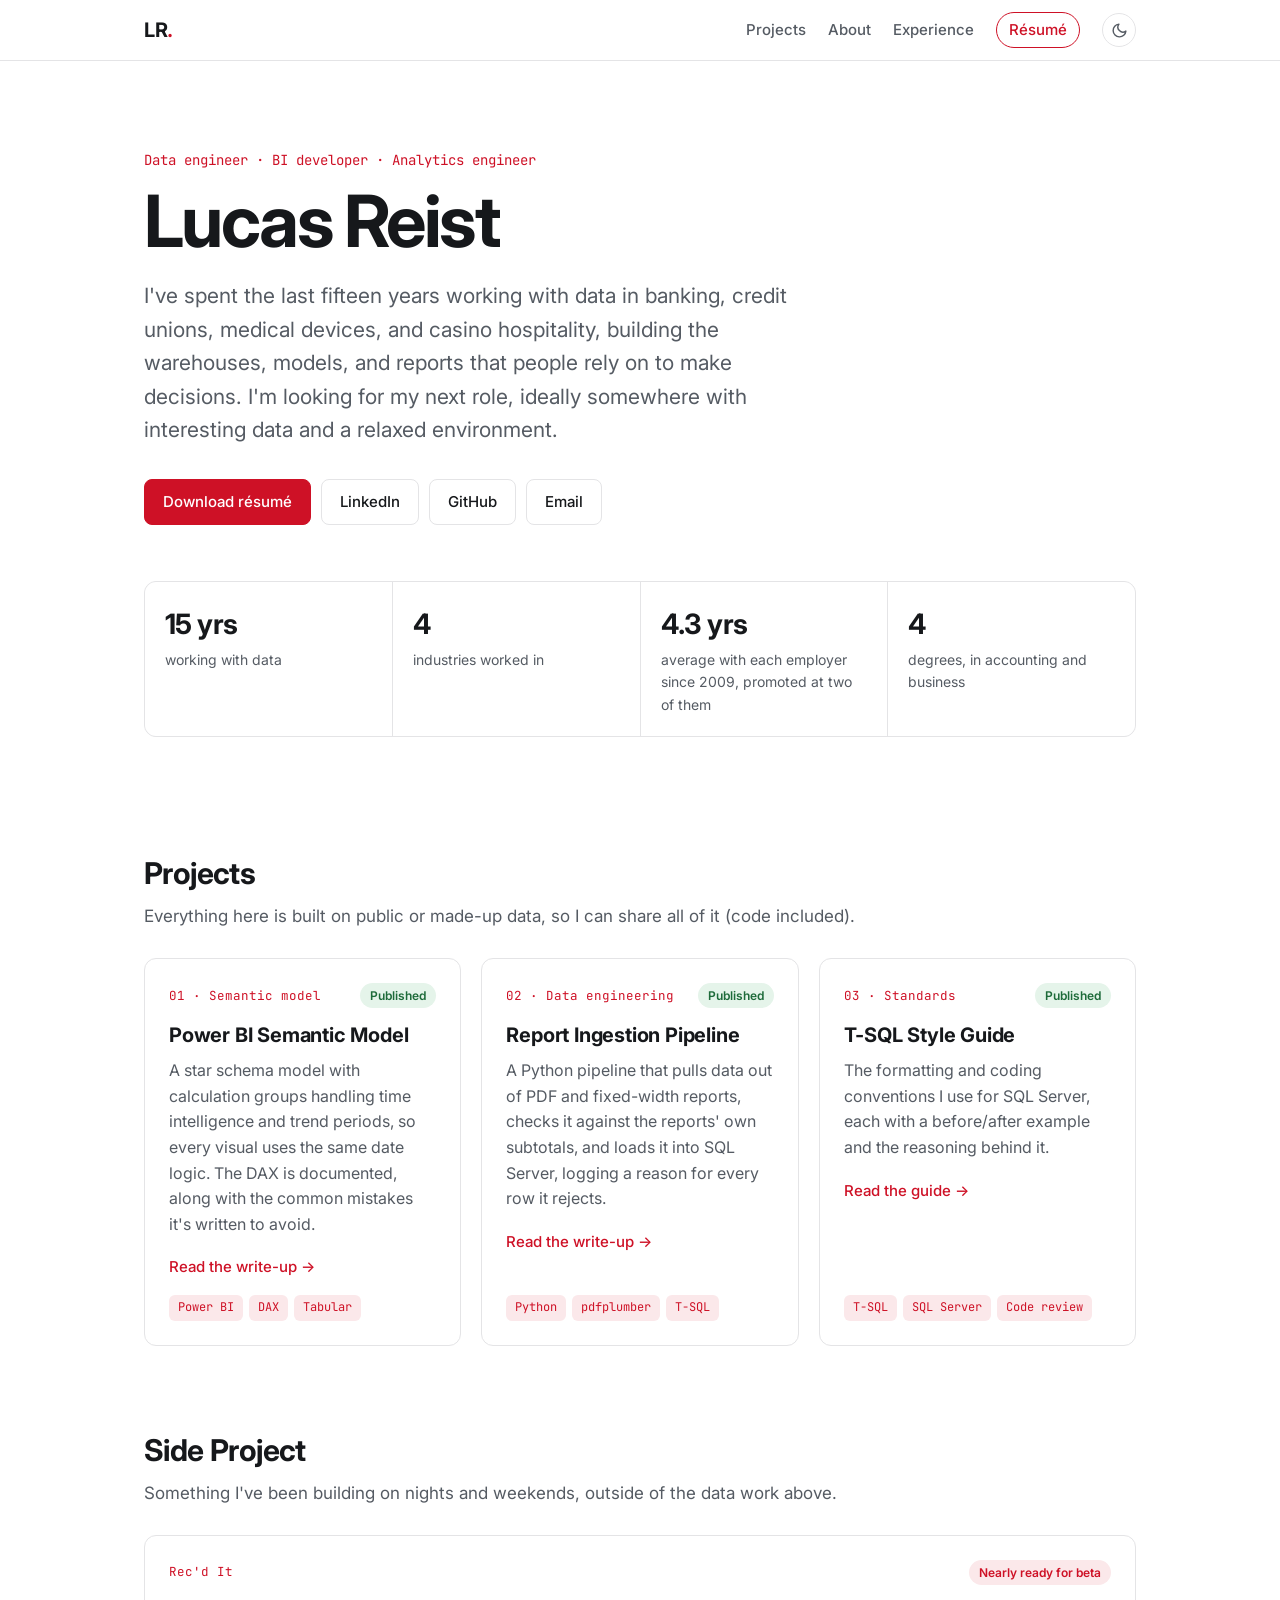
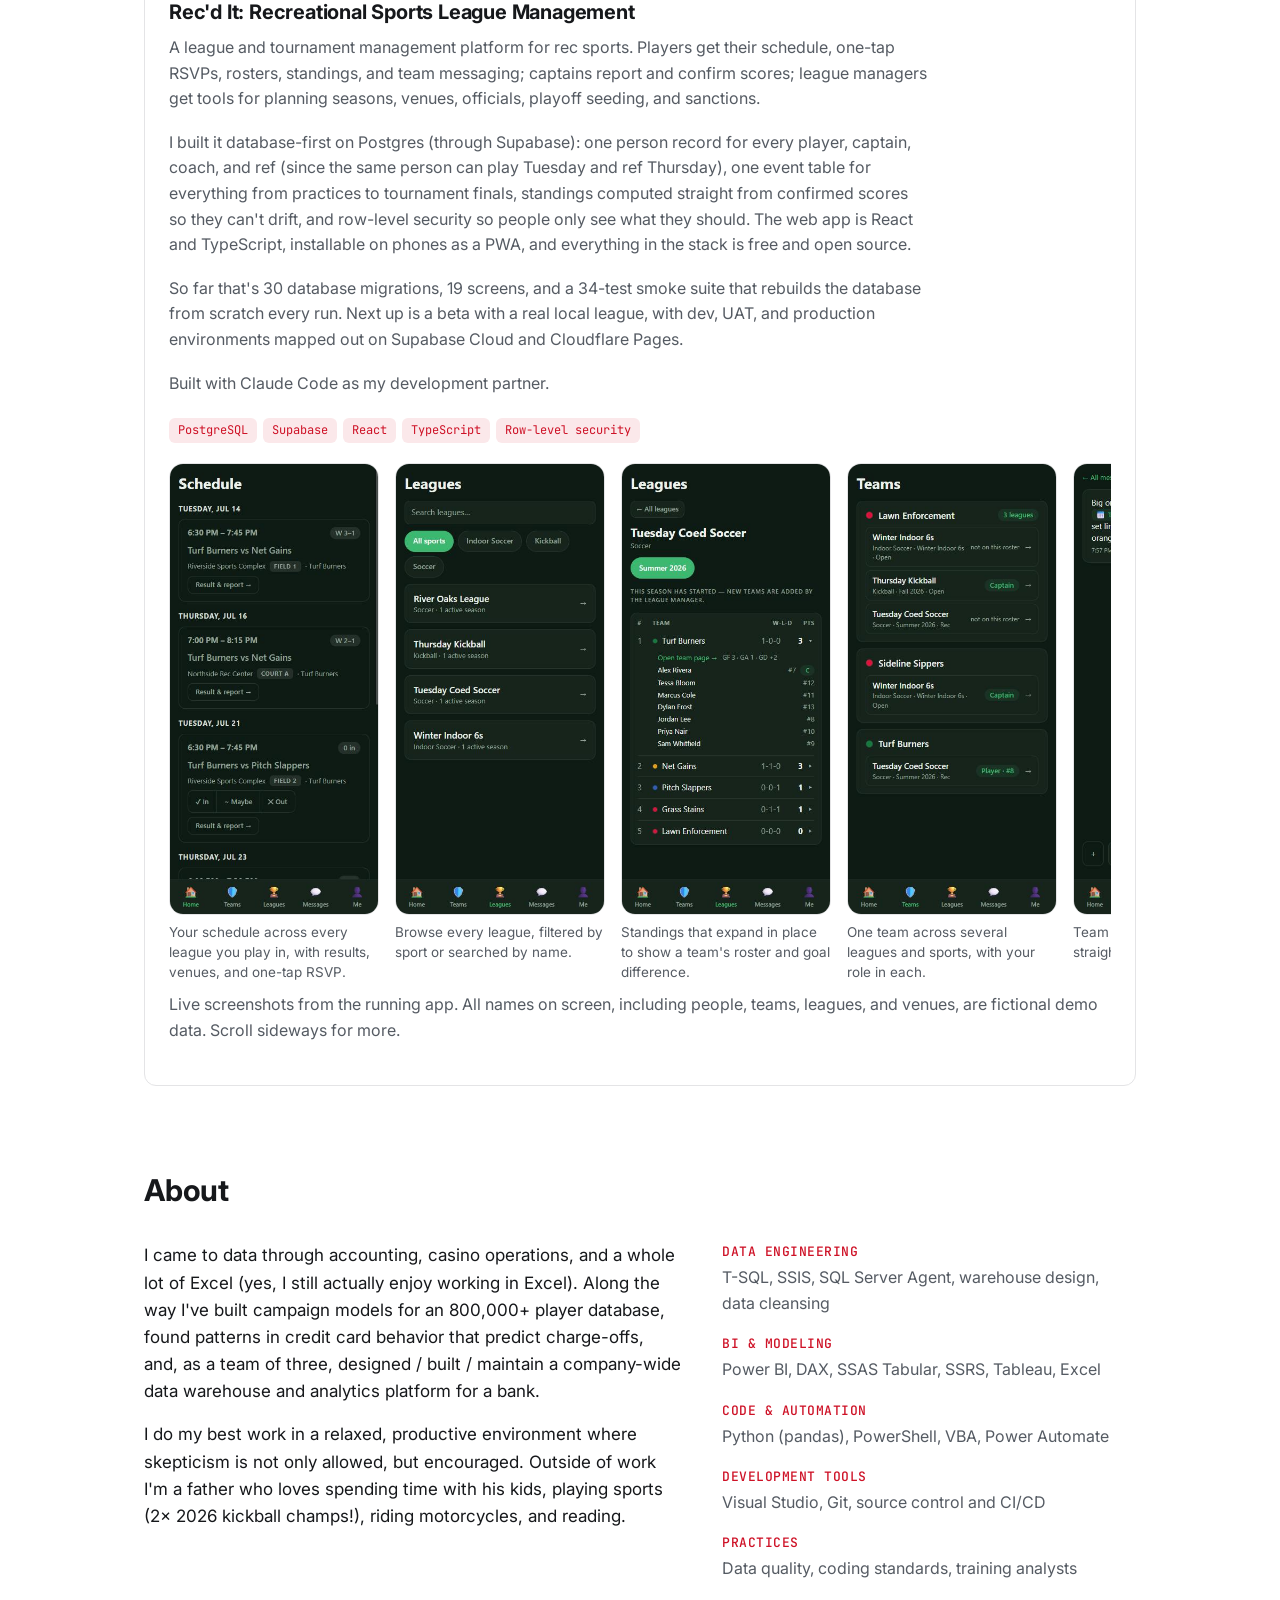
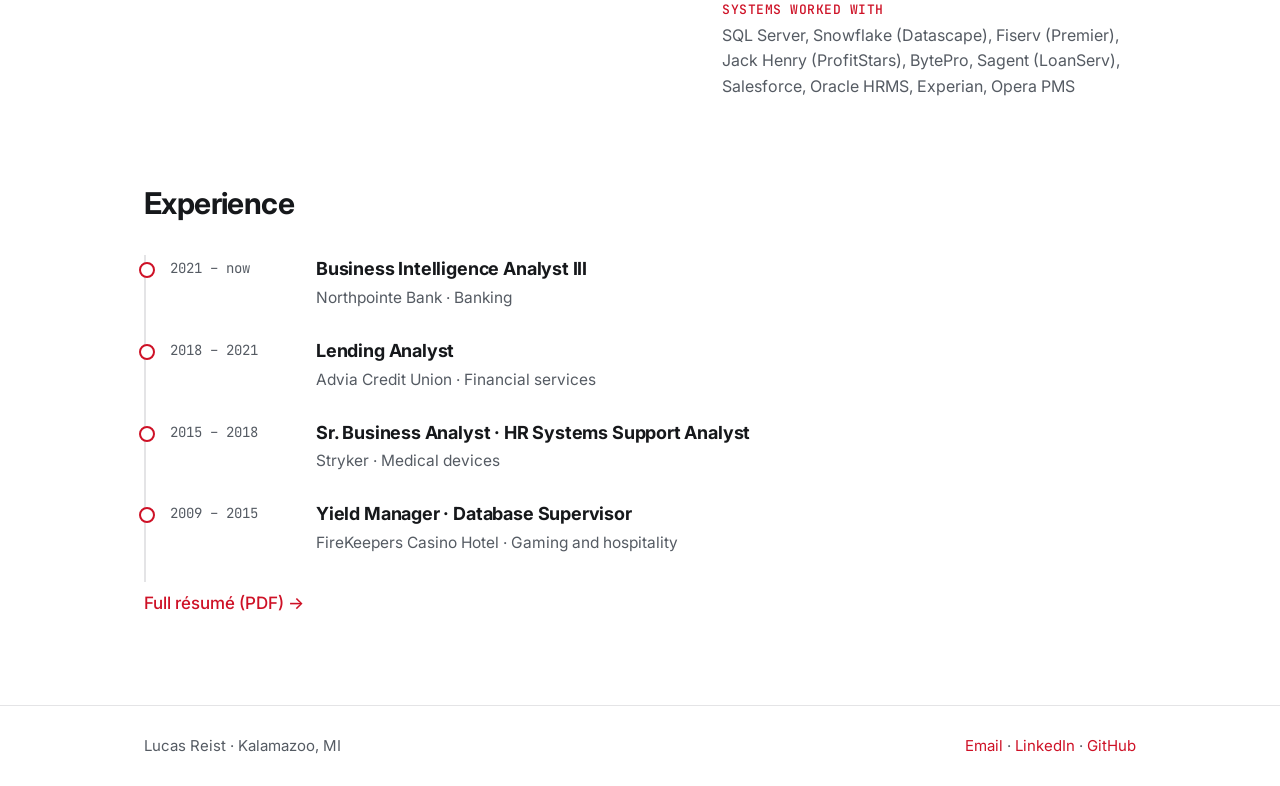
<file: index.html>
<!doctype html>
<html lang="en">
<head>
  <meta charset="utf-8">
  <meta name="viewport" content="width=device-width, initial-scale=1">
  <title>Lucas Reist | Data Engineer</title>
  <meta name="description" content="Lucas Reist: data engineer and BI developer. SQL Server, Power BI, DAX, Python. Portfolio of data projects.">
  <link rel="preconnect" href="https://fonts.googleapis.com">
  <link rel="preconnect" href="https://fonts.gstatic.com" crossorigin>
  <link href="https://fonts.googleapis.com/css2?family=Inter:wght@400;500;600;700&family=JetBrains+Mono:wght@400;500&display=swap" rel="stylesheet">
  <link rel="stylesheet" href="styles.css">
  <script src="theme.js"></script>
</head>
<body>
  <header class="site-header">
    <div class="wrap nav">
      <a class="brand" href="#top">LR<span>.</span></a>
      <nav aria-label="Sections">
        <a href="#projects">Projects</a>
        <a href="#about">About</a>
        <a href="#experience">Experience</a>
        <a class="nav-cta" href="assets/Lucas_Reist_Resume.pdf">Résumé</a>
        <button class="theme-toggle" type="button" aria-label="Switch color theme"><svg class="icon-moon" viewBox="0 0 24 24" fill="none" stroke="currentColor" stroke-width="2" stroke-linecap="round" stroke-linejoin="round" aria-hidden="true"><path d="M21 12.8A9 9 0 1 1 11.2 3a7 7 0 0 0 9.8 9.8z"/></svg><svg class="icon-sun" viewBox="0 0 24 24" fill="none" stroke="currentColor" stroke-width="2" stroke-linecap="round" stroke-linejoin="round" aria-hidden="true"><circle cx="12" cy="12" r="4"/><path d="M12 2v2M12 20v2M4.9 4.9l1.4 1.4M17.7 17.7l1.4 1.4M2 12h2M20 12h2M4.9 19.1l1.4-1.4M17.7 6.3l1.4-1.4"/></svg></button>
      </nav>
    </div>
  </header>

  <main id="top">
    <section class="hero wrap">
      <p class="eyebrow">Data engineer · BI developer · Analytics engineer</p>
      <h1>Lucas Reist</h1>
      <p class="lead">I've spent the last fifteen years working with data in banking, credit unions, medical devices, and casino hospitality, building the warehouses, models, and reports that people rely on to make decisions. I'm looking for my next role, ideally somewhere with interesting data and a relaxed environment.</p>
      <div class="actions">
        <a class="btn primary" href="assets/Lucas_Reist_Resume.pdf">Download résumé</a>
        <a class="btn" href="https://www.linkedin.com/in/lucasreist">LinkedIn</a>
        <a class="btn" href="https://github.com/narlaq">GitHub</a>
        <a class="btn" href="mailto:lucas.reist@gmail.com">Email</a>
      </div>

      <dl class="stats">
        <div><dt>15 yrs</dt><dd>working with data</dd></div>
        <div><dt>4</dt><dd>industries worked in</dd></div>
        <div><dt>4.3 yrs</dt><dd>average with each employer since 2009, promoted at two of them</dd></div>
        <div><dt>4</dt><dd>degrees, in accounting and business</dd></div>
      </dl>
    </section>

    <section id="projects" class="wrap section">
      <div class="section-head">
        <h2>Projects</h2>
        <p>Everything here is built on public or made-up data, so I can share all of it (code included).</p>
      </div>

      <div class="cards">
        <article class="card">
          <div class="card-top"><span class="kicker">01 · Semantic model</span><span class="status done">Published</span></div>
          <h3><a href="projects/semantic-model.html">Power BI Semantic Model</a></h3>
          <p>A star schema model with calculation groups handling time intelligence and trend periods, so every visual uses the same date logic. The DAX is documented, along with the common mistakes it's written to avoid.</p>
          <p class="read"><a href="projects/semantic-model.html">Read the write-up →</a></p>
          <ul class="tags"><li>Power BI</li><li>DAX</li><li>Tabular</li></ul>
        </article>

        <article class="card">
          <div class="card-top"><span class="kicker">02 · Data engineering</span><span class="status done">Published</span></div>
          <h3><a href="projects/report-ingestion.html">Report Ingestion Pipeline</a></h3>
          <p>A Python pipeline that pulls data out of PDF and fixed-width reports, checks it against the reports' own subtotals, and loads it into SQL Server, logging a reason for every row it rejects.</p>
          <p class="read"><a href="projects/report-ingestion.html">Read the write-up →</a></p>
          <ul class="tags"><li>Python</li><li>pdfplumber</li><li>T-SQL</li></ul>
        </article>

        <article class="card">
          <div class="card-top"><span class="kicker">03 · Standards</span><span class="status done">Published</span></div>
          <h3><a href="projects/tsql-style-guide.html">T-SQL Style Guide</a></h3>
          <p>The formatting and coding conventions I use for SQL Server, each with a before/after example and the reasoning behind it.</p>
          <p class="read"><a href="projects/tsql-style-guide.html">Read the guide →</a></p>
          <ul class="tags"><li>T-SQL</li><li>SQL Server</li><li>Code review</li></ul>
        </article>
      </div>
    </section>

    <section id="side-project" class="wrap section">
      <div class="section-head">
        <h2>Side Project</h2>
        <p>Something I've been building on nights and weekends, outside of the data work above.</p>
      </div>
      <article class="card feature">
        <div class="card-top"><span class="kicker">Rec'd It</span><span class="status soon">Nearly ready for beta</span></div>
        <h3>Rec'd It: Recreational Sports League Management</h3>
        <div class="feature-text">
          <p>A league and tournament management platform for rec sports. Players get their schedule, one-tap RSVPs, rosters, standings, and team messaging; captains report and confirm scores; league managers get tools for planning seasons, venues, officials, playoff seeding, and sanctions.</p>
          <p>I built it database-first on Postgres (through Supabase): one person record for every player, captain, coach, and ref (since the same person can play Tuesday and ref Thursday), one event table for everything from practices to tournament finals, standings computed straight from confirmed scores so they can't drift, and row-level security so people only see what they should. The web app is React and TypeScript, installable on phones as a PWA, and everything in the stack is free and open source.</p>
          <p>So far that's 30 database migrations, 19 screens, and a 34-test smoke suite that rebuilds the database from scratch every run. Next up is a beta with a real local league, with dev, UAT, and production environments mapped out on Supabase Cloud and Cloudflare Pages.</p>
          <p class="note">Built with Claude Code as my development partner.</p>
        </div>
        <ul class="tags"><li>PostgreSQL</li><li>Supabase</li><li>React</li><li>TypeScript</li><li>Row-level security</li></ul>
        <div class="shots" aria-label="Screenshots of Rec'd It">
          <figure class="shot">
            <img src="assets/projects/recdit/01-home-schedule.jpg" width="390" height="844" alt="Mobile schedule screen listing upcoming games with scores, venues and RSVP buttons" loading="lazy">
            <figcaption>Your schedule across every league you play in, with results, venues, and one-tap RSVP.</figcaption>
          </figure>
          <figure class="shot">
            <img src="assets/projects/recdit/03-leagues-browser.jpg" width="390" height="844" alt="League directory with sport filter chips and a search field" loading="lazy">
            <figcaption>Browse every league, filtered by sport or searched by name.</figcaption>
          </figure>
          <figure class="shot">
            <img src="assets/projects/recdit/04-standings-with-roster.jpg" width="390" height="844" alt="League standings table with one row expanded to reveal its roster" loading="lazy">
            <figcaption>Standings that expand in place to show a team's roster and goal difference.</figcaption>
          </figure>
          <figure class="shot">
            <img src="assets/projects/recdit/02-teams-multi-league.jpg" width="390" height="844" alt="Teams screen showing a team entered in three leagues with per-league role badges" loading="lazy">
            <figcaption>One team across several leagues and sports, with your role in each.</figcaption>
          </figure>
          <figure class="shot">
            <img src="assets/projects/recdit/09-team-chat.jpg" width="390" height="844" alt="Team chat showing a message containing a linked game reference" loading="lazy">
            <figcaption>Team chat where games link straight from the message.</figcaption>
          </figure>
          <figure class="shot">
            <img src="assets/projects/recdit/05-join-league-color-picker.jpg" width="390" height="844" alt="Join-a-league panel with team name field and ten colour swatches" loading="lazy">
            <figcaption>Self-serve league signup, with team colors already taken that season ruled out.</figcaption>
          </figure>
          <figure class="shot">
            <img src="assets/projects/recdit/07-team-roster.jpg" width="390" height="844" alt="Team detail screen listing players with jersey numbers and a captain badge" loading="lazy">
            <figcaption>Team page with roster, jersey numbers, captain, and season record.</figcaption>
          </figure>
          <figure class="shot wide">
            <img src="assets/projects/recdit/10-season-planner.jpg" width="800" height="844" alt="Season planner form with format options, venue selection and schedule generation" loading="lazy">
            <figcaption>Season planner that generates a round robin or bracket across the venues you pick.</figcaption>
          </figure>
        </div>
        <p class="note shots-note">Live screenshots from the running app. All names on screen, including people, teams, leagues, and venues, are fictional demo data. Scroll sideways for more.</p>
      </article>
    </section>

    <section id="about" class="wrap section about">
      <div class="section-head">
        <h2>About</h2>
      </div>
      <div class="about-grid">
        <div class="prose">
          <p>I came to data through accounting, casino operations, and a whole lot of Excel (yes, I still actually enjoy working in Excel). Along the way I've built campaign models for an 800,000+ player database, found patterns in credit card behavior that predict charge-offs, and, as a team of three, designed / built / maintain a company-wide data warehouse and analytics platform for a bank.</p>
          <p>I do my best work in a relaxed, productive environment where skepticism is not only allowed, but encouraged. Outside of work I'm a father who loves spending time with his kids, playing sports (2x 2026 kickball champs!), riding motorcycles, and reading.</p>
        </div>
        <div class="skills">
          <div><h3>Data engineering</h3><p>T-SQL, SSIS, SQL Server Agent, warehouse design, data cleansing</p></div>
          <div><h3>BI &amp; modeling</h3><p>Power BI, DAX, SSAS Tabular, SSRS, Tableau, Excel</p></div>
          <div><h3>Code &amp; automation</h3><p>Python (pandas), PowerShell, VBA, Power Automate</p></div>
          <div><h3>Development tools</h3><p>Visual Studio, Git, source control and CI/CD</p></div>
          <div><h3>Practices</h3><p>Data quality, coding standards, training analysts</p></div>
          <div><h3>Systems worked with</h3><p>SQL Server, Snowflake (Datascape), Fiserv (Premier), Jack Henry (ProfitStars), BytePro, Sagent (LoanServ), Salesforce, Oracle HRMS, Experian, Opera PMS</p></div>
        </div>
      </div>
    </section>

    <section id="experience" class="wrap section">
      <div class="section-head">
        <h2>Experience</h2>
      </div>
      <ol class="timeline">
        <li>
          <span class="when">2021 – now</span>
          <div><h3>Business Intelligence Analyst III</h3><p class="where">Northpointe Bank · Banking</p></div>
        </li>
        <li>
          <span class="when">2018 – 2021</span>
          <div><h3>Lending Analyst</h3><p class="where">Advia Credit Union · Financial services</p></div>
        </li>
        <li>
          <span class="when">2015 – 2018</span>
          <div><h3>Sr. Business Analyst · HR Systems Support Analyst</h3><p class="where">Stryker · Medical devices</p></div>
        </li>
        <li>
          <span class="when">2009 – 2015</span>
          <div><h3>Yield Manager · Database Supervisor</h3><p class="where">FireKeepers Casino Hotel · Gaming and hospitality</p></div>
        </li>
      </ol>
      <p class="more"><a href="assets/Lucas_Reist_Resume.pdf">Full résumé (PDF) →</a></p>
    </section>
  </main>

  <footer class="site-footer">
    <div class="wrap footer-inner">
      <p>Lucas Reist · Kalamazoo, MI</p>
      <p>
        <a href="mailto:lucas.reist@gmail.com">Email</a> ·
        <a href="https://www.linkedin.com/in/lucasreist">LinkedIn</a> ·
        <a href="https://github.com/narlaq">GitHub</a>
      </p>
    </div>
  </footer>
</body>
</html>
</file>
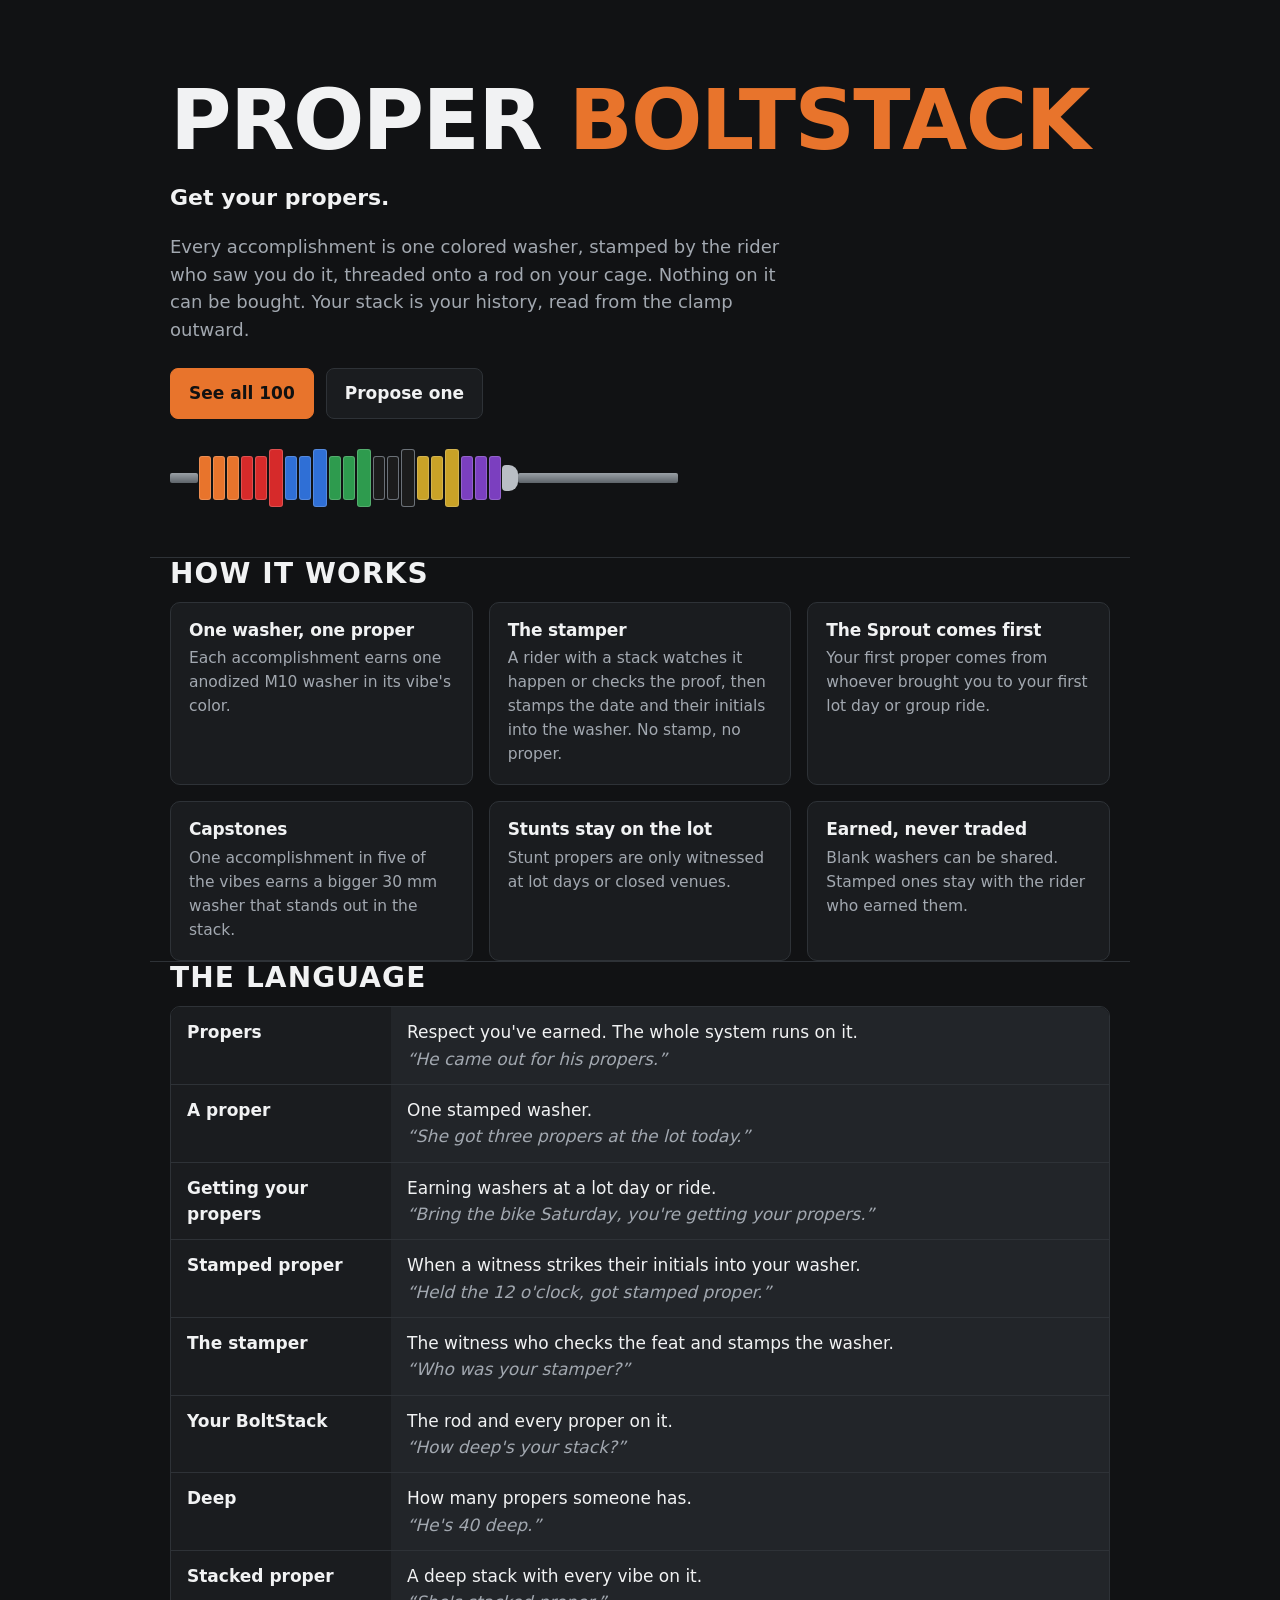
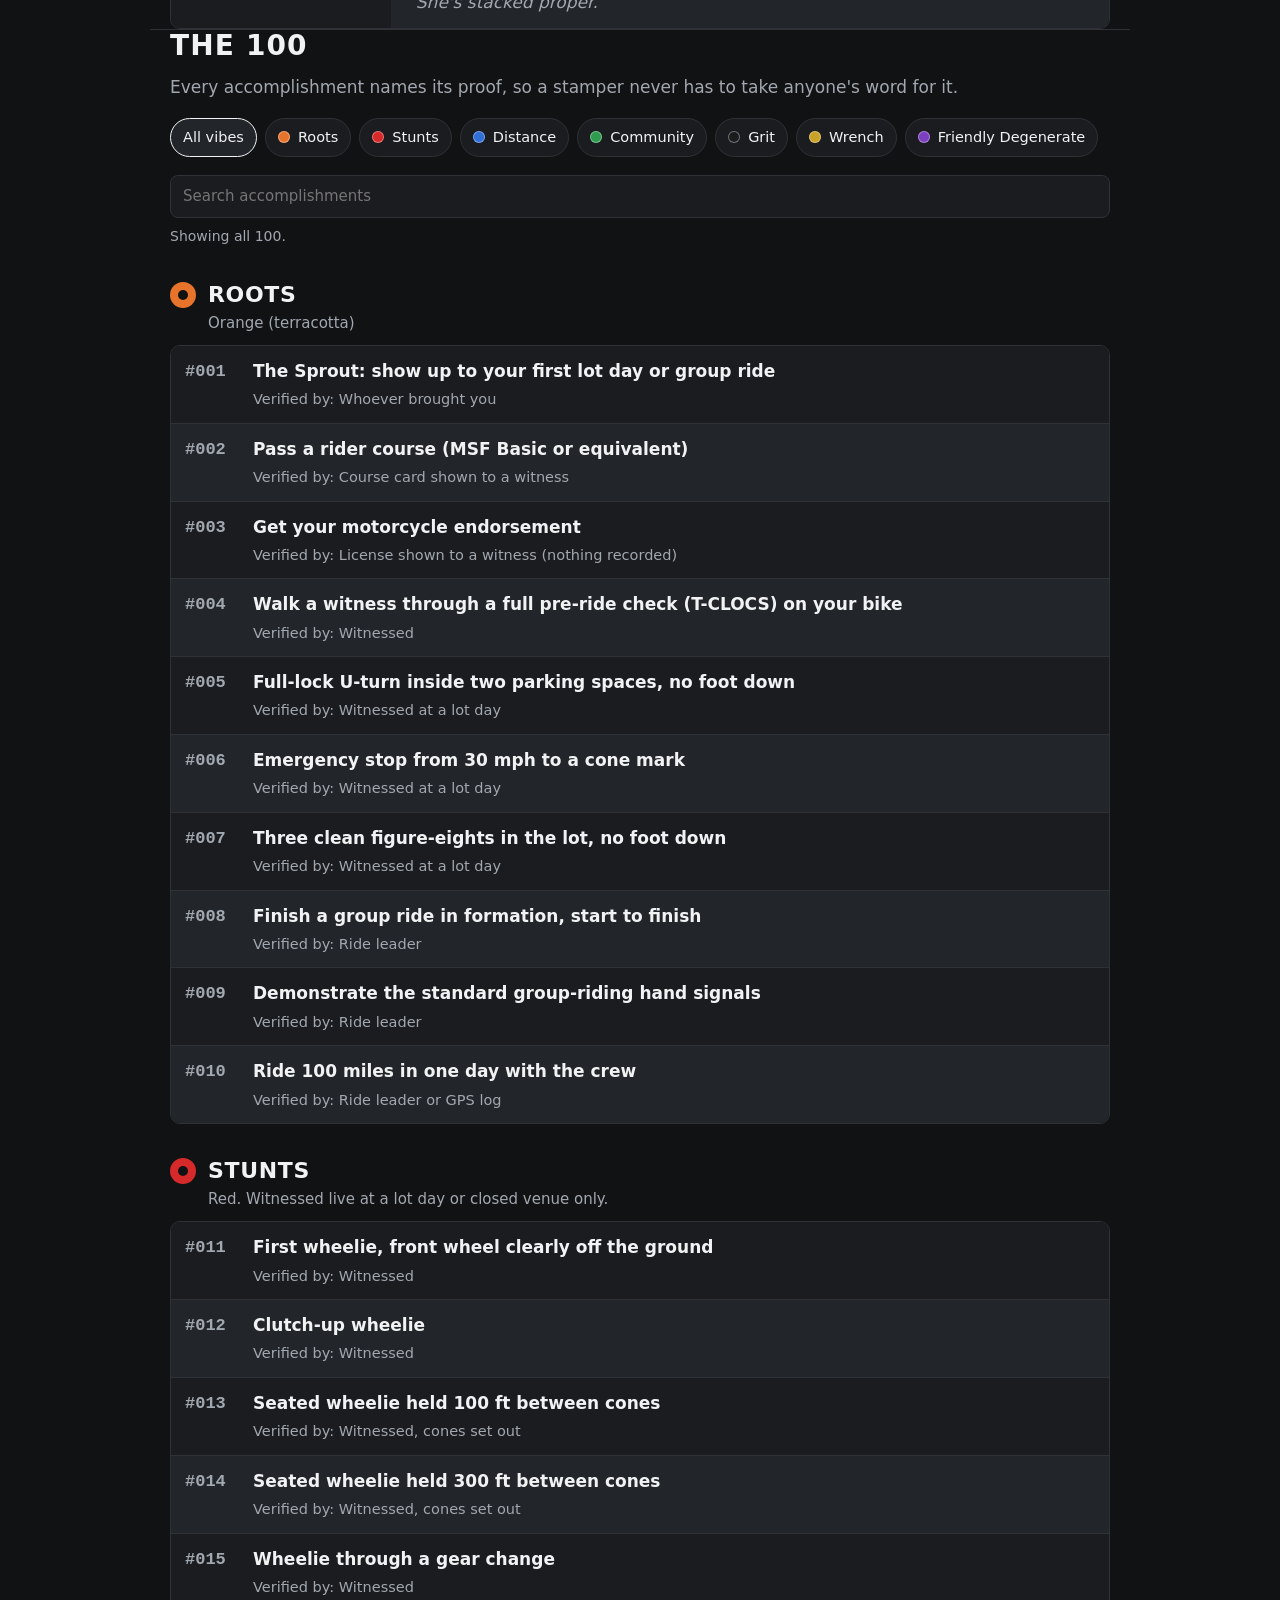
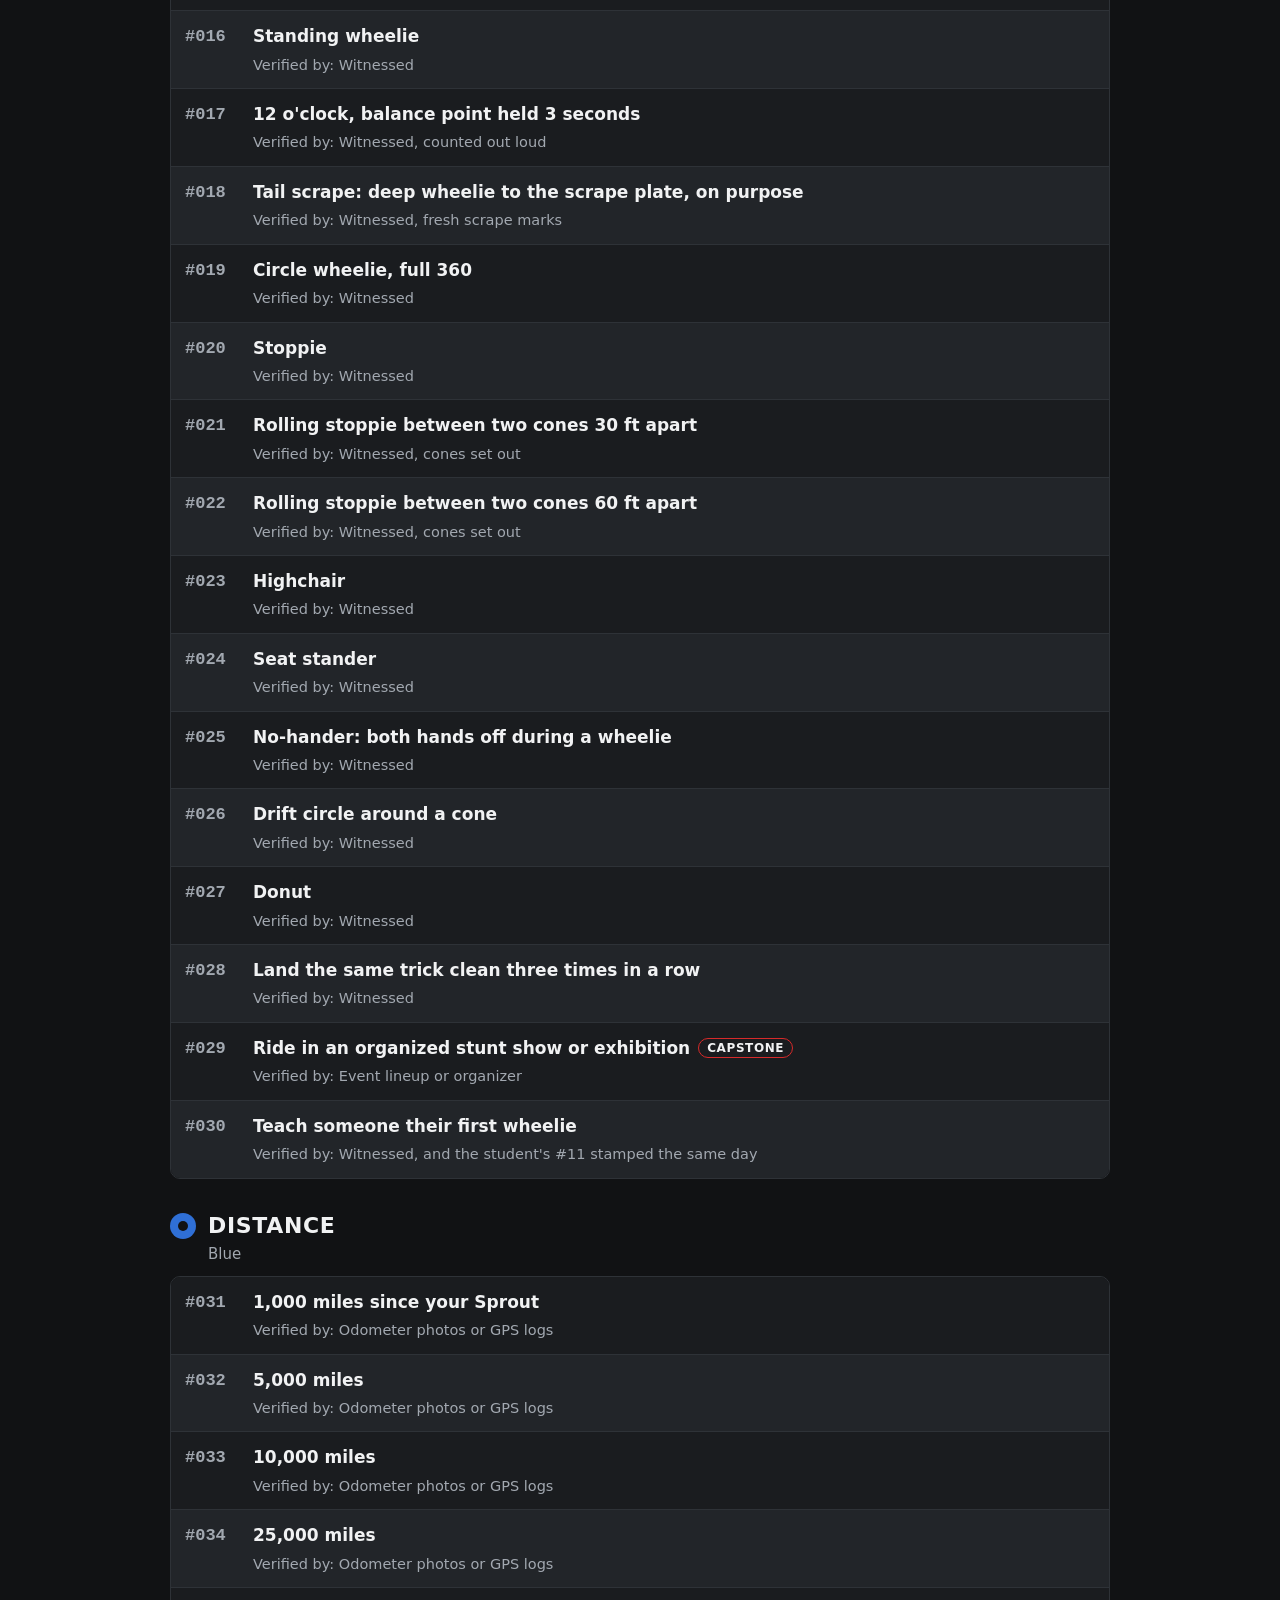
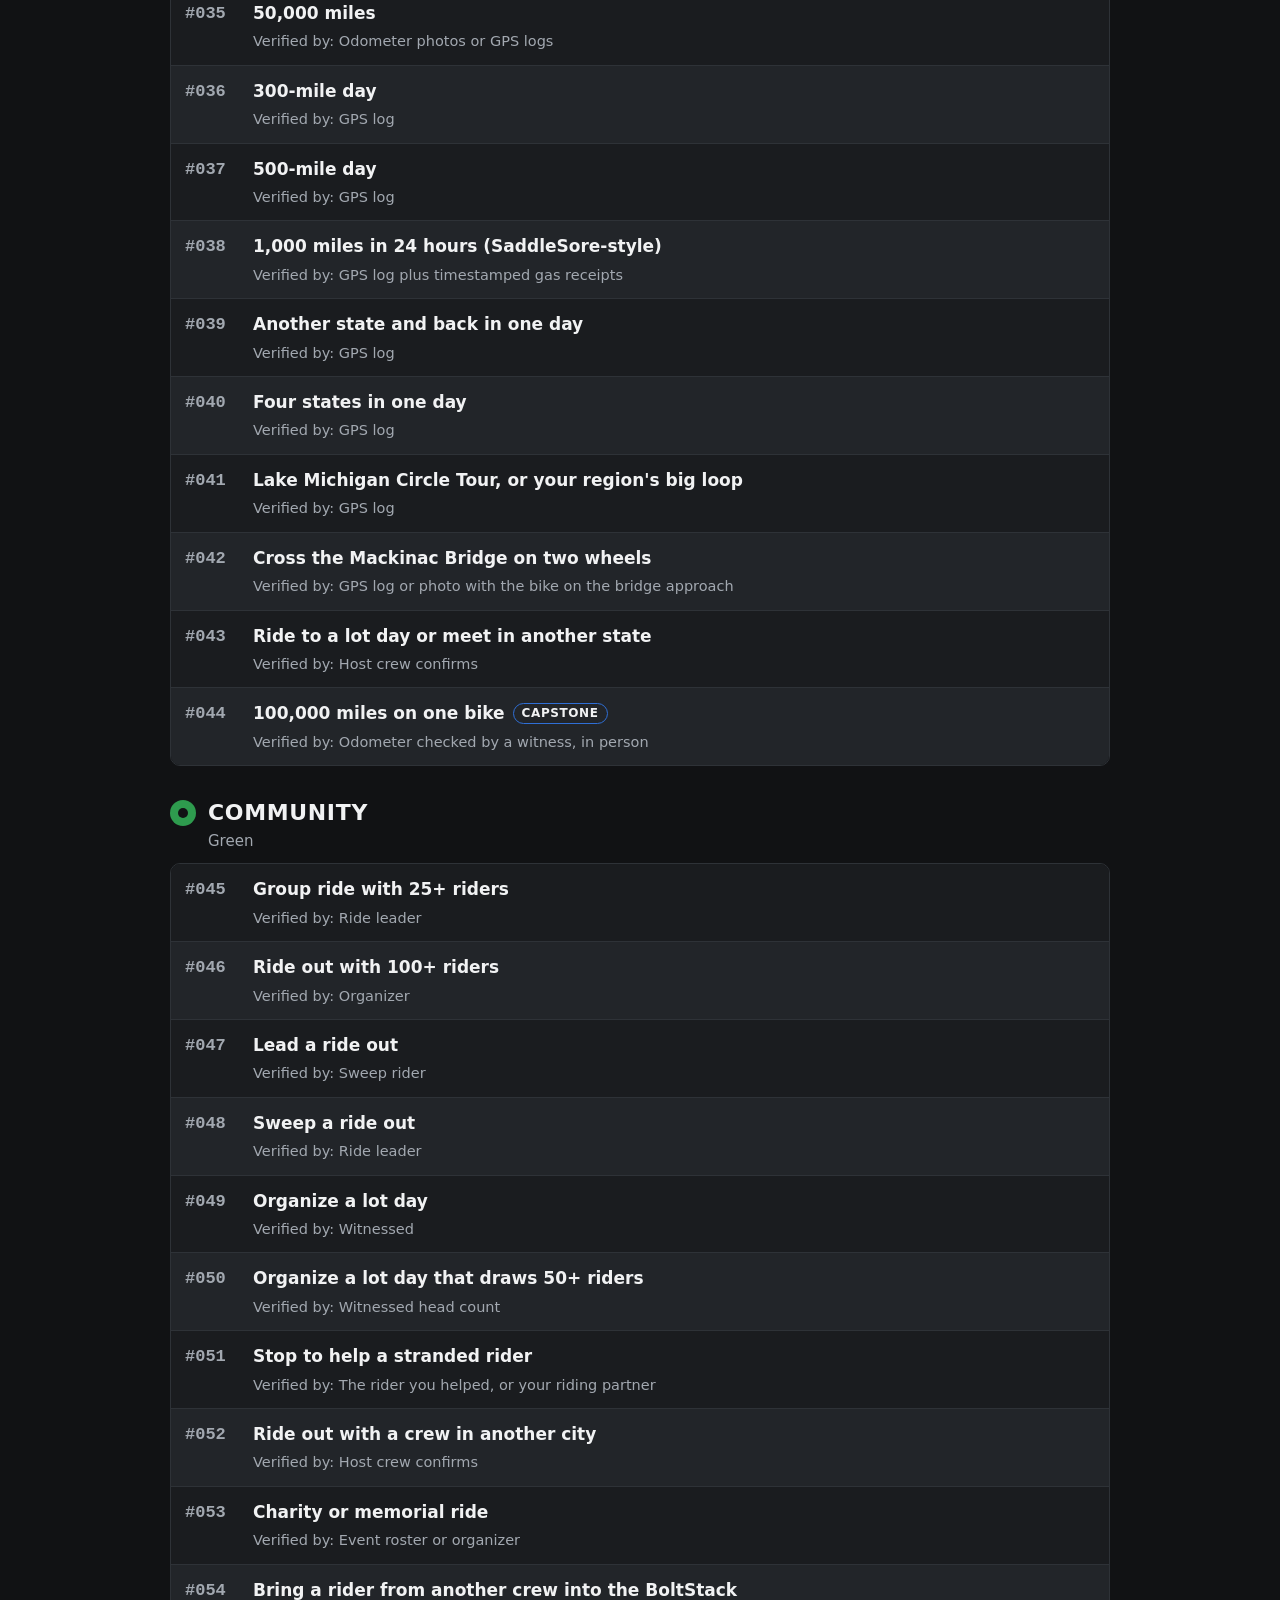
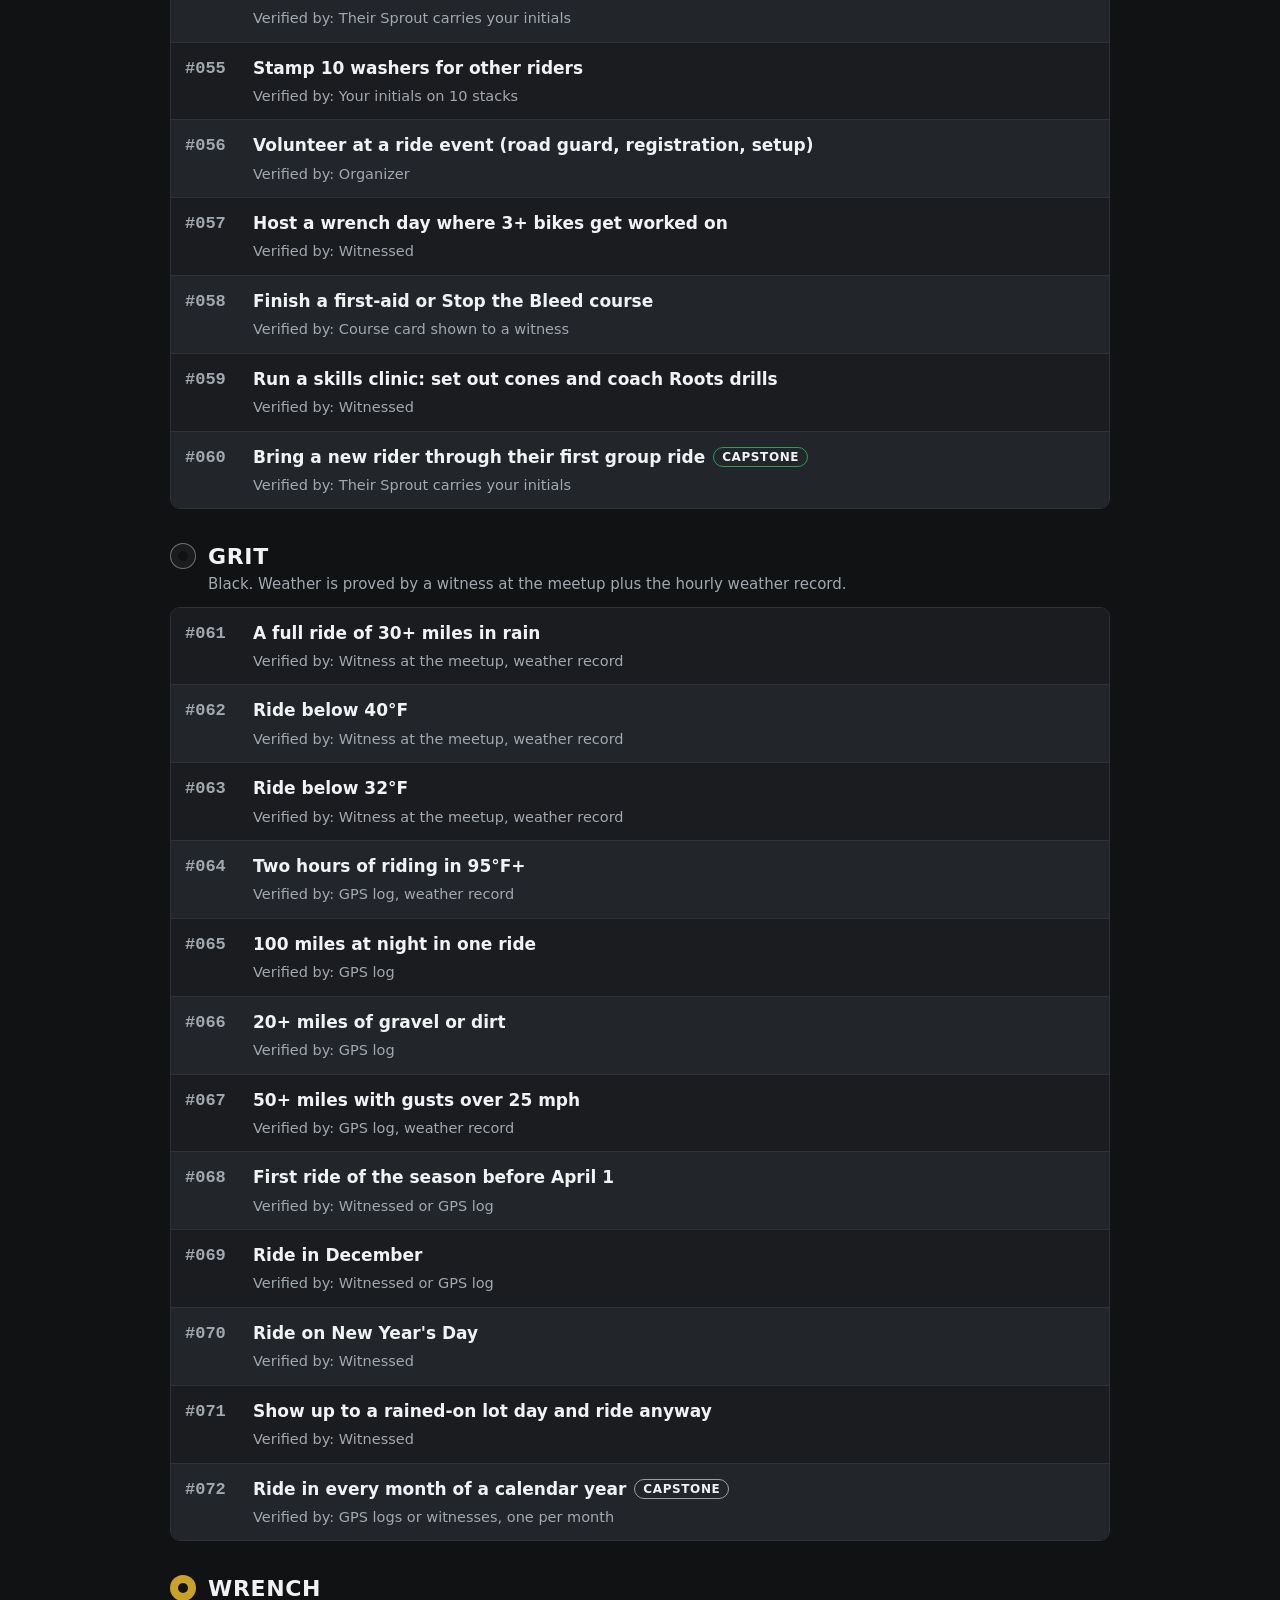
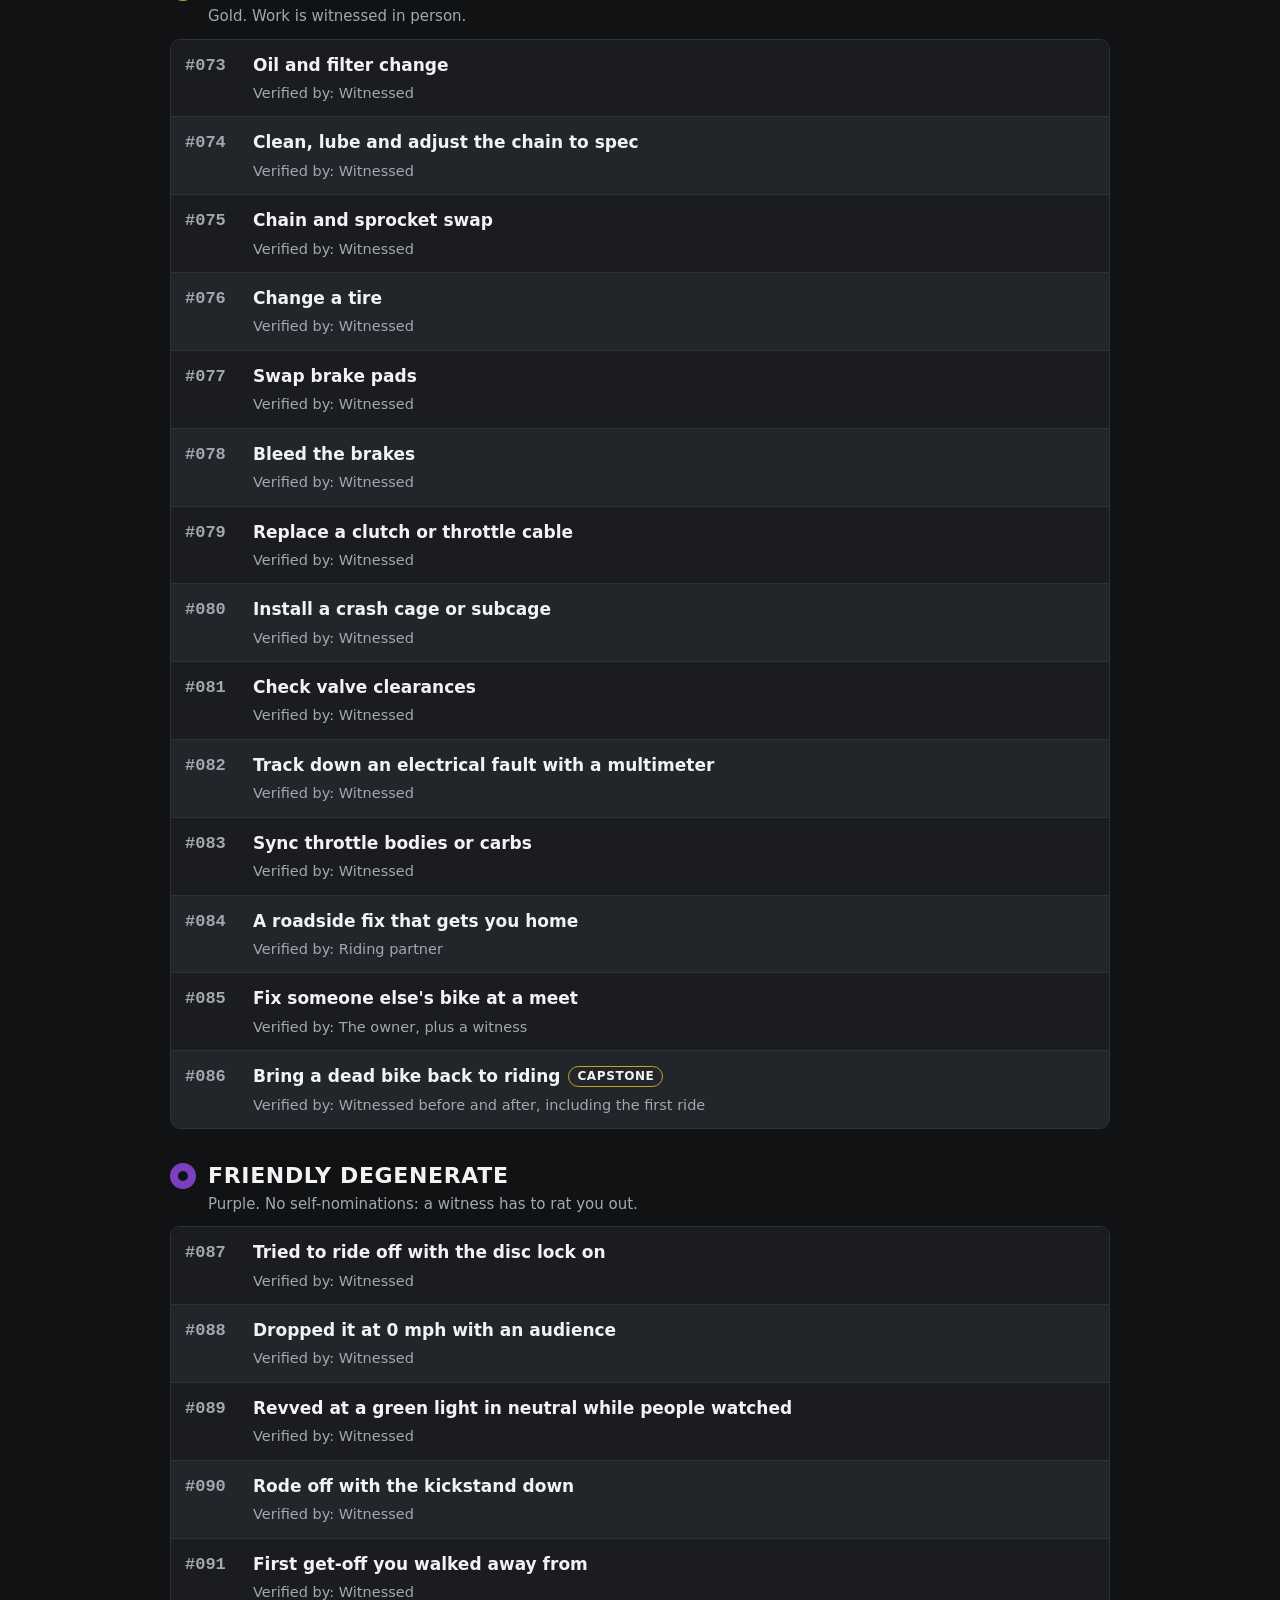
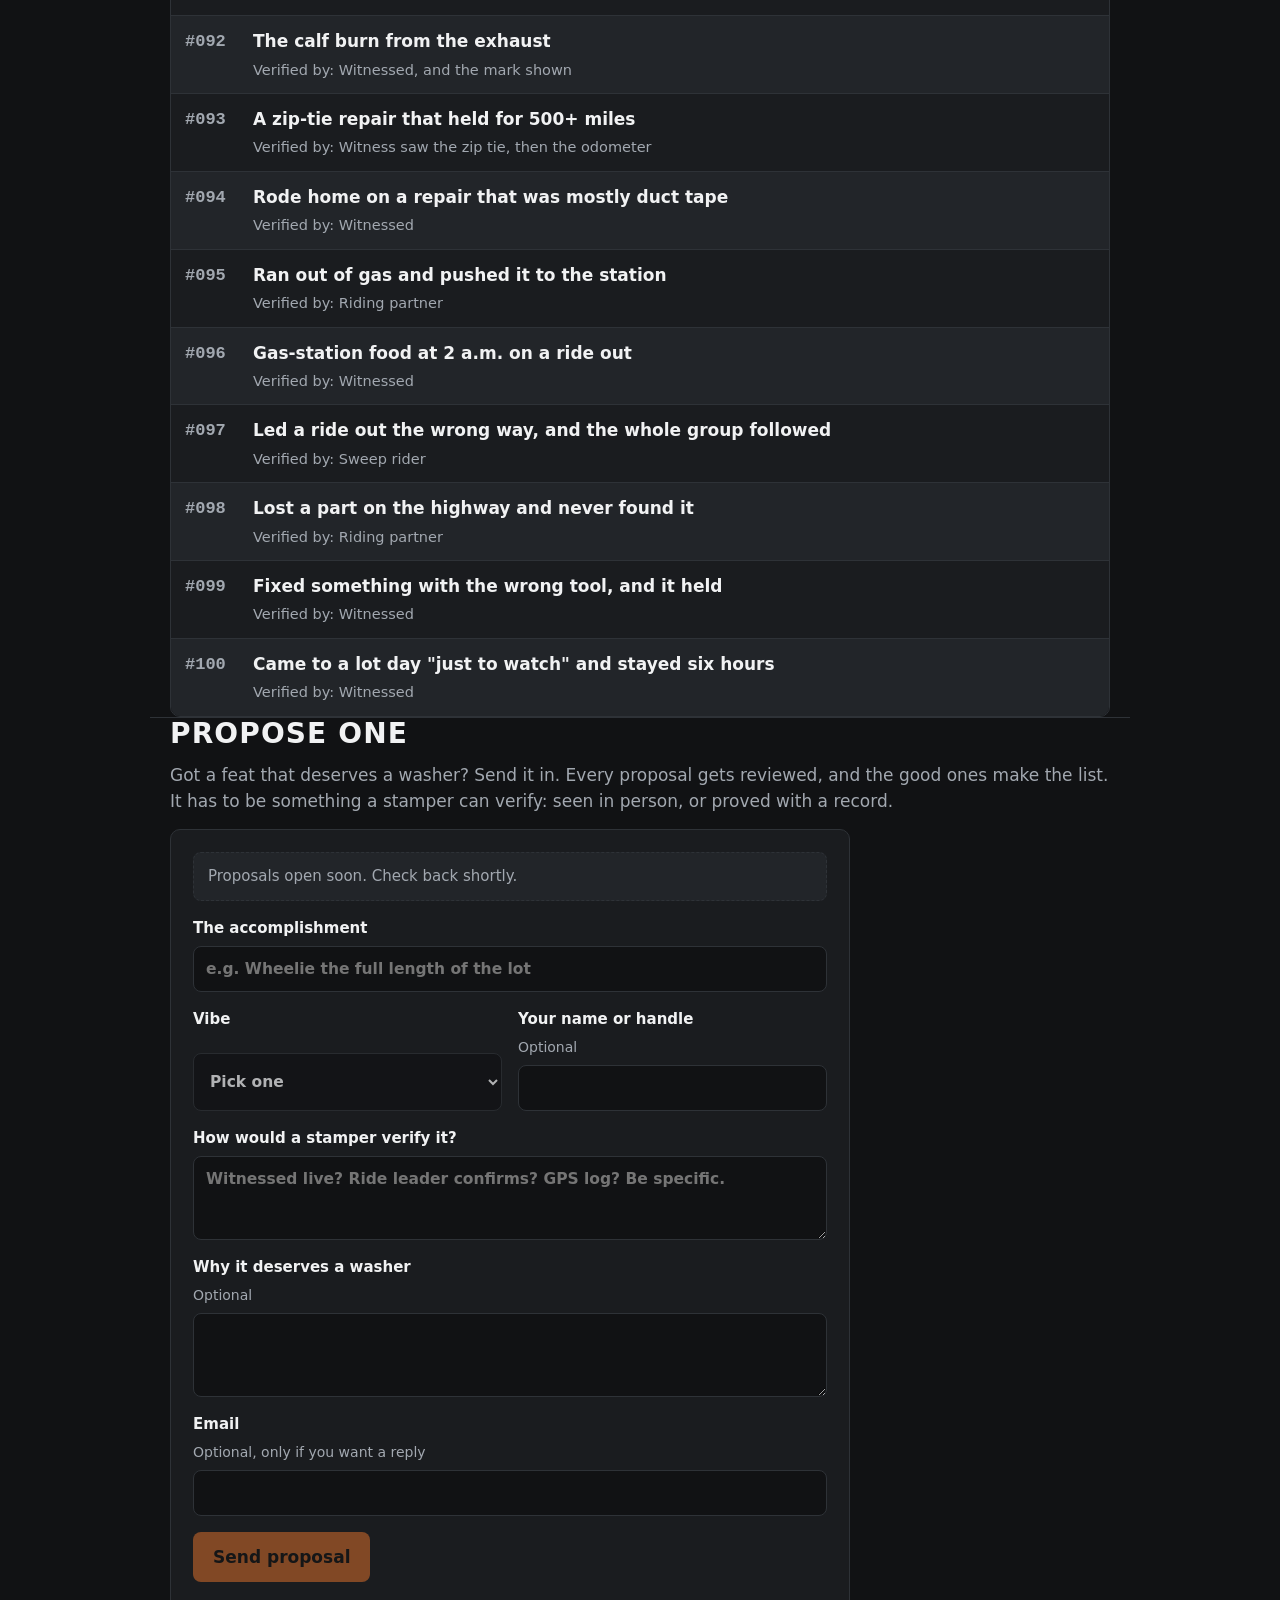
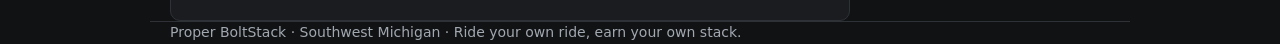
<file: proper-boltstack/index.html>
<!doctype html>
<html lang="en">
<head>
  <meta charset="utf-8">
  <meta name="viewport" content="width=device-width, initial-scale=1">
  <title>Proper BoltStack | Get your propers</title>
  <meta name="description" content="Proper BoltStack: 100 rider accomplishments, each earned as a colored washer stamped by the rider who witnessed it. Propose a new one.">
  <style>
    :root {
      --bg: #111214;
      --surface: #1a1c1f;
      --surface-2: #222529;
      --line: #2e3237;
      --text: #f1f2f3;
      --muted: #a2a8b0;
      --accent: #e8742c;
      --radius: 10px;
      --sans: system-ui, -apple-system, "Segoe UI", Roboto, sans-serif;
      --mono: ui-monospace, "SF Mono", Consolas, monospace;
      color-scheme: dark;
    }
    * { box-sizing: border-box; }
    html { scroll-behavior: smooth; scroll-padding-top: 16px; }
    body { margin: 0; background: var(--bg); color: var(--text); font-family: var(--sans); font-size: 17px; line-height: 1.55; }
    a { color: var(--accent); }
    .wrap { max-width: 980px; margin: 0 auto; padding: 0 20px; }
    section { padding: 56px 0; border-top: 1px solid var(--line); }
    h1, h2, h3 { line-height: 1.15; letter-spacing: -0.01em; margin: 0 0 12px; }
    h2 { font-size: 28px; text-transform: uppercase; letter-spacing: 0.04em; }
    p { margin: 0 0 14px; }
    .muted { color: var(--muted); }

    /* Hero */
    .hero { padding-top: 72px; padding-bottom: 56px; }
    .hero h1 { font-size: clamp(44px, 9vw, 84px); font-weight: 900; text-transform: uppercase; letter-spacing: -0.02em; }
    .hero h1 span { color: var(--accent); }
    .tagline { font-size: 22px; font-weight: 600; margin-bottom: 18px; }
    .hero p.lead { max-width: 640px; color: var(--muted); font-size: 18px; }
    .hero-actions { display: flex; gap: 12px; flex-wrap: wrap; margin-top: 24px; }
    .btn { display: inline-block; padding: 11px 18px; border-radius: 8px; border: 1px solid var(--line); color: var(--text); text-decoration: none; font-weight: 600; background: var(--surface); }
    .btn.primary { background: var(--accent); border-color: var(--accent); color: #111; }
    .btn:hover { border-color: var(--accent); }

    /* Washer rod illustration */
    .rod { display: flex; align-items: center; margin: 36px 0 0; height: 46px; }
    .rod .bar { height: 10px; background: linear-gradient(#9aa0a6, #5e646a); border-radius: 2px; }
    .rod .bar.start { width: 28px; }
    .rod .bar.end { flex: 1; max-width: 160px; }
    .rod .washer { width: 12px; height: 44px; border-radius: 3px; margin: 0 1px; box-shadow: inset 0 0 0 1px rgba(255,255,255,0.18); }
    .rod .washer.cap { height: 58px; width: 14px; }
    .rod .nut { width: 16px; height: 26px; background: #b9bec4; border-radius: 4px 9px 9px 4px; }

    /* How it works */
    .grid { display: grid; grid-template-columns: repeat(auto-fit, minmax(240px, 1fr)); gap: 16px; }
    .tile { background: var(--surface); border: 1px solid var(--line); border-radius: var(--radius); padding: 18px; }
    .tile h3 { font-size: 17px; margin-bottom: 6px; }
    .tile p { margin: 0; color: var(--muted); font-size: 15.5px; }

    /* Glossary */
    dl.glossary { display: grid; grid-template-columns: minmax(150px, 220px) 1fr; gap: 0; margin: 0; border: 1px solid var(--line); border-radius: var(--radius); overflow: hidden; }
    dl.glossary dt, dl.glossary dd { margin: 0; padding: 12px 16px; border-bottom: 1px solid var(--line); }
    dl.glossary dt { font-weight: 700; background: var(--surface); }
    dl.glossary dd { background: var(--surface-2); }
    dl.glossary dd q { color: var(--muted); display: block; font-style: italic; }
    dl.glossary dt:nth-last-of-type(1), dl.glossary dd:last-of-type { border-bottom: 0; }

    /* List controls */
    .controls { display: flex; flex-wrap: wrap; gap: 8px; align-items: center; margin: 18px 0 8px; }
    .chip { display: inline-flex; align-items: center; gap: 8px; padding: 7px 12px; border-radius: 999px; border: 1px solid var(--line); background: var(--surface); color: var(--text); font: inherit; font-size: 14.5px; cursor: pointer; }
    .chip[aria-pressed="true"] { border-color: var(--text); background: var(--surface-2); }
    .dot { width: 12px; height: 12px; border-radius: 50%; box-shadow: inset 0 0 0 1px rgba(255,255,255,0.35); flex: none; }
    .search { flex: 1 1 220px; min-width: 200px; padding: 9px 12px; border-radius: 8px; border: 1px solid var(--line); background: var(--surface); color: var(--text); font: inherit; font-size: 15px; }
    .count { color: var(--muted); font-size: 14px; margin: 4px 0 0; }

    /* Vibe groups */
    .vibe { margin-top: 34px; }
    .vibe-head { display: flex; align-items: center; gap: 12px; margin-bottom: 4px; }
    .vibe-head .washer-icon { width: 26px; height: 26px; border-radius: 50%; position: relative; flex: none; }
    .vibe-head .washer-icon::after { content: ""; position: absolute; inset: 8px; border-radius: 50%; background: var(--bg); }
    .vibe-head h3 { font-size: 22px; margin: 0; text-transform: uppercase; letter-spacing: 0.03em; }
    .vibe-note { color: var(--muted); font-size: 15px; margin: 0 0 10px 38px; }
    ol.items { list-style: none; margin: 0; padding: 0; border: 1px solid var(--line); border-radius: var(--radius); overflow: hidden; }
    ol.items li { display: grid; grid-template-columns: 56px 1fr; gap: 4px 12px; padding: 12px 14px; border-bottom: 1px solid var(--line); background: var(--surface); }
    ol.items li:last-child { border-bottom: 0; }
    ol.items li:nth-child(even) { background: var(--surface-2); }
    .num { font-family: var(--mono); font-weight: 700; color: var(--muted); grid-row: span 2; padding-top: 1px; }
    .title { font-weight: 600; }
    .proof { color: var(--muted); font-size: 14.5px; }
    .proof::before { content: "Verified by: "; }
    .cap-badge { display: inline-block; margin-left: 8px; padding: 0 8px; border-radius: 999px; border: 1.5px solid; font-size: 12px; font-weight: 700; text-transform: uppercase; letter-spacing: 0.05em; color: var(--text); vertical-align: 2px; }
    .empty { color: var(--muted); padding: 20px 0; }

    /* Propose form */
    form.propose { background: var(--surface); border: 1px solid var(--line); border-radius: var(--radius); padding: 22px; display: grid; gap: 16px; max-width: 680px; }
    label { display: grid; gap: 6px; font-weight: 600; font-size: 15px; }
    label .hint { font-weight: 400; color: var(--muted); font-size: 14px; }
    input, select, textarea { font: inherit; font-size: 15.5px; padding: 10px 12px; border-radius: 8px; border: 1px solid var(--line); background: var(--bg); color: var(--text); }
    textarea { min-height: 84px; resize: vertical; }
    input:focus, select:focus, textarea:focus, .search:focus, .chip:focus-visible, .btn:focus-visible { outline: 2px solid var(--accent); outline-offset: 2px; }
    .row2 { display: grid; grid-template-columns: 1fr 1fr; gap: 16px; }
    .hp { position: absolute; left: -9999px; width: 1px; height: 1px; overflow: hidden; }
    button.submit { justify-self: start; padding: 12px 20px; border-radius: 8px; border: 0; background: var(--accent); color: #111; font: inherit; font-weight: 700; cursor: pointer; }
    button.submit:disabled { opacity: 0.5; cursor: not-allowed; }
    .status { margin: 0; font-size: 15px; }
    .status.ok { color: #7fd19b; }
    .status.err { color: #ff8a80; }
    .notice { background: var(--surface-2); border: 1px dashed var(--line); border-radius: 8px; padding: 12px 14px; color: var(--muted); font-size: 15px; }

    footer { padding: 32px 0 48px; color: var(--muted); font-size: 14px; border-top: 1px solid var(--line); }

    @media (max-width: 620px) {
      dl.glossary { grid-template-columns: 1fr; }
      dl.glossary dt { border-bottom: 0; padding-bottom: 2px; }
      .row2 { grid-template-columns: 1fr; }
      .vibe-note { margin-left: 0; }
    }
  </style>
</head>
<body>
  <header class="hero wrap">
    <h1>Proper <span>BoltStack</span></h1>
    <p class="tagline">Get your propers.</p>
    <p class="lead">Every accomplishment is one colored washer, stamped by the rider who saw you do it, threaded onto a rod on your cage. Nothing on it can be bought. Your stack is your history, read from the clamp outward.</p>
    <div class="hero-actions">
      <a class="btn primary" href="#list">See all 100</a>
      <a class="btn" href="#propose">Propose one</a>
    </div>
    <div class="rod" id="rod" aria-hidden="true"></div>
  </header>

  <main>
    <section class="wrap" id="how">
      <h2>How it works</h2>
      <div class="grid">
        <div class="tile"><h3>One washer, one proper</h3><p>Each accomplishment earns one anodized M10 washer in its vibe's color.</p></div>
        <div class="tile"><h3>The stamper</h3><p>A rider with a stack watches it happen or checks the proof, then stamps the date and their initials into the washer. No stamp, no proper.</p></div>
        <div class="tile"><h3>The Sprout comes first</h3><p>Your first proper comes from whoever brought you to your first lot day or group ride.</p></div>
        <div class="tile"><h3>Capstones</h3><p>One accomplishment in five of the vibes earns a bigger 30 mm washer that stands out in the stack.</p></div>
        <div class="tile"><h3>Stunts stay on the lot</h3><p>Stunt propers are only witnessed at lot days or closed venues.</p></div>
        <div class="tile"><h3>Earned, never traded</h3><p>Blank washers can be shared. Stamped ones stay with the rider who earned them.</p></div>
      </div>
    </section>

    <section class="wrap" id="language">
      <h2>The language</h2>
      <dl class="glossary">
        <dt>Propers</dt><dd>Respect you've earned. The whole system runs on it.<q>He came out for his propers.</q></dd>
        <dt>A proper</dt><dd>One stamped washer.<q>She got three propers at the lot today.</q></dd>
        <dt>Getting your propers</dt><dd>Earning washers at a lot day or ride.<q>Bring the bike Saturday, you're getting your propers.</q></dd>
        <dt>Stamped proper</dt><dd>When a witness strikes their initials into your washer.<q>Held the 12 o'clock, got stamped proper.</q></dd>
        <dt>The stamper</dt><dd>The witness who checks the feat and stamps the washer.<q>Who was your stamper?</q></dd>
        <dt>Your BoltStack</dt><dd>The rod and every proper on it.<q>How deep's your stack?</q></dd>
        <dt>Deep</dt><dd>How many propers someone has.<q>He's 40 deep.</q></dd>
        <dt>Stacked proper</dt><dd>A deep stack with every vibe on it.<q>She's stacked proper.</q></dd>
      </dl>
    </section>

    <section class="wrap" id="list">
      <h2>The 100</h2>
      <p class="muted">Every accomplishment names its proof, so a stamper never has to take anyone's word for it.</p>
      <div class="controls" id="chips" role="group" aria-label="Filter by vibe"></div>
      <div class="controls">
        <input class="search" id="search" type="search" placeholder="Search accomplishments" aria-label="Search accomplishments">
      </div>
      <p class="count" id="count" aria-live="polite"></p>
      <div id="groups"></div>
    </section>

    <section class="wrap" id="propose">
      <h2>Propose one</h2>
      <p class="muted">Got a feat that deserves a washer? Send it in. Every proposal gets reviewed, and the good ones make the list. It has to be something a stamper can verify: seen in person, or proved with a record.</p>
      <form class="propose" id="propose-form" novalidate>
        <div class="notice" id="form-off" hidden>Proposals open soon. Check back shortly.</div>
        <label>The accomplishment
          <input name="accomplishment" required maxlength="140" placeholder="e.g. Wheelie the full length of the lot">
        </label>
        <div class="row2">
          <label>Vibe
            <select name="vibe" id="vibe-select" required></select>
          </label>
          <label>Your name or handle <span class="hint">Optional</span>
            <input name="name" maxlength="60">
          </label>
        </div>
        <label>How would a stamper verify it?
          <textarea name="proof" required maxlength="400" placeholder="Witnessed live? Ride leader confirms? GPS log? Be specific."></textarea>
        </label>
        <label>Why it deserves a washer <span class="hint">Optional</span>
          <textarea name="why" maxlength="600"></textarea>
        </label>
        <label>Email <span class="hint">Optional, only if you want a reply</span>
          <input name="email" type="email" maxlength="120">
        </label>
        <div class="hp" aria-hidden="true">
          <label>Leave this empty <input name="_gotcha" tabindex="-1" autocomplete="off"></label>
        </div>
        <button class="submit" type="submit">Send proposal</button>
        <p class="status" id="form-status" role="status"></p>
      </form>
    </section>
  </main>

  <footer class="wrap">
    Proper BoltStack · Southwest Michigan · Ride your own ride, earn your own stack.
  </footer>

  <script src="accomplishments.js"></script>
  <script src="app.js"></script>
</body>
</html>
</file>
<file: styles.css>
/* Palette: Detroit Red Wings red for light mode, Detroit Tigers navy and orange for dark mode. */
:root {
  --bg: #ffffff;
  --surface: #ffffff;
  --text: #16181b;
  --muted: #555b63;
  --line: #e4e4e6;
  --accent: #ce1126;
  --accent-soft: #fbe8ea;
  --status: #5b6573;
  --status-bg: #eef0f3;
  --done: #1e6b3a;
  --done-bg: #e5f4ea;
  --code-bg: #f3f5f8;
  --code-text: #24292f;
  --code-keyword: #0b4f9c;
  --code-string: #a3361d;
  --code-number: #6f42c1;
  --code-comment: #6a737d;
  --before: #a3361d;
  --after: #1e6b3a;
  --radius: 12px;
  --mono: "JetBrains Mono", ui-monospace, Consolas, monospace;
  --sans: "Inter", system-ui, -apple-system, "Segoe UI", sans-serif;
  color-scheme: light;
}

/* Dark theme: follows the system setting unless the visitor picked light with the toggle,
   and always applies when they picked dark. theme.js sets data-theme on <html>. */
@media (prefers-color-scheme: dark) {
  :root:not([data-theme="light"]) {
    --bg: #0a1b30;
    --surface: #0c2340;
    --text: #f4f6f9;
    --muted: #a9b6c8;
    --line: #1f3a5f;
    --accent: #ff6b35;
    --accent-soft: #3a2620;
    --status: #a9b6c8;
    --status-bg: #16304f;
    --done: #7fd19b;
    --done-bg: #16291d;
    --code-bg: #081627;
    --code-text: #d6dde5;
    --code-keyword: #7fb2e5;
    --code-string: #f0a07a;
    --code-number: #c3a6ff;
    --code-comment: #7d8894;
    --before: #f0a07a;
    --after: #7fd19b;
    color-scheme: dark;
  }
}

:root[data-theme="dark"] {
  --bg: #0a1b30;
  --surface: #0c2340;
  --text: #f4f6f9;
  --muted: #a9b6c8;
  --line: #1f3a5f;
  --accent: #ff6b35;
  --accent-soft: #3a2620;
  --status: #a9b6c8;
  --status-bg: #16304f;
  --done: #7fd19b;
  --done-bg: #16291d;
  --code-bg: #081627;
  --code-text: #d6dde5;
  --code-keyword: #7fb2e5;
  --code-string: #f0a07a;
  --code-number: #c3a6ff;
  --code-comment: #7d8894;
  --before: #f0a07a;
  --after: #7fd19b;
  color-scheme: dark;
}

* { box-sizing: border-box; }

html { scroll-behavior: smooth; scroll-padding-top: 72px; }

body {
  margin: 0;
  background: var(--bg);
  color: var(--text);
  font-family: var(--sans);
  font-size: 17px;
  line-height: 1.6;
  -webkit-font-smoothing: antialiased;
}

a { color: var(--accent); text-decoration: none; }
a:hover { text-decoration: underline; }

.wrap { max-width: 1040px; margin: 0 auto; padding: 0 24px; }

/* Header */
.site-header {
  position: sticky; top: 0; z-index: 10;
  background: color-mix(in srgb, var(--bg) 88%, transparent);
  backdrop-filter: blur(8px);
  border-bottom: 1px solid var(--line);
}
.nav { display: flex; align-items: center; justify-content: space-between; height: 60px; }
.brand { font-weight: 700; font-size: 20px; color: var(--text); letter-spacing: -0.02em; }
.brand span { color: var(--accent); }
.brand:hover { text-decoration: none; }
nav { display: flex; gap: 22px; align-items: center; }

/* Light/dark toggle */
.theme-toggle {
  display: inline-flex; align-items: center; justify-content: center;
  width: 34px; height: 34px; padding: 0; border-radius: 999px; cursor: pointer;
  background: transparent; border: 1px solid var(--line); color: var(--muted);
}
.theme-toggle:hover { color: var(--text); border-color: var(--accent); }
.theme-toggle:focus-visible { outline: 2px solid var(--accent); outline-offset: 2px; }
.theme-toggle svg { width: 17px; height: 17px; }
/* Show the moon in light mode (click for dark) and the sun in dark mode (click for light). */
.theme-toggle .icon-sun { display: none; }
.theme-toggle[data-current="dark"] .icon-sun { display: block; }
.theme-toggle[data-current="dark"] .icon-moon { display: none; }
nav a { color: var(--muted); font-size: 15px; font-weight: 500; }
nav a:hover { color: var(--text); text-decoration: none; }
nav .nav-cta { color: var(--accent); border: 1px solid var(--accent); padding: 5px 12px; border-radius: 999px; }
nav .nav-cta:hover { background: var(--accent-soft); }

/* Hero */
.hero { padding: 88px 24px 40px; }
.eyebrow { font-family: var(--mono); font-size: 14px; color: var(--accent); margin: 0 0 12px; }
h1 { font-size: clamp(44px, 7vw, 72px); line-height: 1.05; letter-spacing: -0.035em; margin: 0 0 20px; }
.lead { font-size: clamp(18px, 2.2vw, 21px); color: var(--muted); max-width: 680px; margin: 0 0 32px; }
.actions { display: flex; flex-wrap: wrap; gap: 10px; }
.btn {
  display: inline-block; padding: 10px 18px; border-radius: 8px;
  border: 1px solid var(--line); background: var(--surface);
  color: var(--text); font-weight: 500; font-size: 15px;
}
.btn:hover { text-decoration: none; border-color: var(--accent); }
.btn.primary { background: var(--accent); border-color: var(--accent); color: var(--bg); }
.btn.primary:hover { filter: brightness(1.1); }

.stats {
  display: grid; grid-template-columns: repeat(4, 1fr); gap: 1px;
  background: var(--line); border: 1px solid var(--line); border-radius: var(--radius);
  overflow: hidden; margin: 56px 0 0;
}
.stats div { background: var(--surface); padding: 20px; }
.stats dt { font-size: 28px; font-weight: 700; letter-spacing: -0.02em; }
.stats dd { margin: 2px 0 0; color: var(--muted); font-size: 14px; }

/* Sections */
.section { padding-top: 72px; padding-bottom: 8px; }
.section-head { margin-bottom: 28px; }
h2 { font-size: 30px; letter-spacing: -0.02em; margin: 0 0 6px; }
.section-head p { color: var(--muted); margin: 0; }

/* Project cards */
.cards { display: grid; grid-template-columns: repeat(3, 1fr); gap: 20px; }
@media (max-width: 980px) { .cards { grid-template-columns: 1fr; } }
.card {
  background: var(--surface); border: 1px solid var(--line); border-radius: var(--radius);
  padding: 24px; display: flex; flex-direction: column;
}
.card-top { display: flex; justify-content: space-between; align-items: center; gap: 12px; margin-bottom: 14px; }
.kicker { font-family: var(--mono); font-size: 12.5px; color: var(--accent); }
.status {
  font-size: 12px; font-weight: 600; color: var(--status); background: var(--status-bg);
  padding: 3px 10px; border-radius: 999px; white-space: nowrap;
}
.card h3 { font-size: 20px; line-height: 1.3; letter-spacing: -0.01em; margin: 0 0 10px; }
.card p { color: var(--muted); margin: 0 0 18px; font-size: 16px; }
.tags { list-style: none; padding: 0; margin: auto 0 0; display: flex; flex-wrap: wrap; gap: 6px; }
.tags li {
  font-family: var(--mono); font-size: 12px; background: var(--accent-soft); color: var(--accent);
  padding: 3px 9px; border-radius: 6px;
}

/* About */
.about-grid { display: grid; grid-template-columns: 1.3fr 1fr; gap: 40px; }
.prose p { margin: 0 0 16px; }
.skills { display: grid; gap: 18px; }
.skills h3 { font-size: 13px; font-family: var(--mono); font-weight: 500; color: var(--accent); margin: 0 0 2px; text-transform: uppercase; letter-spacing: 0.04em; }
.skills p { margin: 0; color: var(--muted); font-size: 16px; }

/* Timeline */
.timeline { list-style: none; padding: 0; margin: 0; border-left: 2px solid var(--line); }
.timeline li { display: grid; grid-template-columns: 130px 1fr; gap: 16px; padding: 0 0 26px 24px; position: relative; }
.timeline li::before {
  content: ""; position: absolute; left: -7px; top: 7px; width: 12px; height: 12px;
  border-radius: 50%; background: var(--bg); border: 2px solid var(--accent);
}
.when { font-family: var(--mono); font-size: 14px; color: var(--muted); padding-top: 2px; }
.timeline h3 { font-size: 18px; margin: 0; letter-spacing: -0.01em; }
.where { margin: 2px 0 0; color: var(--muted); font-size: 15.5px; }
.more { margin: 8px 0 0; font-weight: 500; }

/* Footer */
.site-footer { border-top: 1px solid var(--line); margin-top: 80px; padding: 28px 0; color: var(--muted); font-size: 15px; }
.footer-inner { display: flex; justify-content: space-between; flex-wrap: wrap; gap: 8px; }
.footer-inner p { margin: 0; }

/* Published project cards */
.status.done { color: var(--done); background: var(--done-bg); }
.card h3 a { color: var(--text); }
.card h3 a:hover { color: var(--accent); text-decoration: none; }
.card .read { margin: 0 0 16px; font-weight: 500; font-size: 15px; }

/* Article pages */
.article { max-width: 880px; padding-top: 40px; }
.back { margin: 0 0 28px; font-size: 15px; font-weight: 500; }
.back.bottom { margin: 48px 0 0; }
.article-title { font-size: clamp(34px, 5vw, 48px); line-height: 1.1; }
.article > .tags { margin: 0 0 8px; }
.prose-block, .rule { padding-top: 48px; }
.prose-block p, .rule p { margin: 0 0 14px; }
.rule h2 { display: flex; align-items: baseline; gap: 12px; font-size: 26px; }
.num { font-family: var(--mono); font-size: 15px; font-weight: 500; color: var(--accent); }
.note { color: var(--muted); font-size: 15.5px; }
.plain { padding-left: 20px; margin: 0 0 16px; }
.plain li { margin-bottom: 8px; }

:not(pre) > code {
  font-family: var(--mono); font-size: 0.86em;
  background: var(--code-bg); padding: 1px 5px; border-radius: 4px;
}

pre {
  margin: 0 0 16px; padding: 16px 18px; overflow-x: auto;
  background: var(--code-bg); border: 1px solid var(--line); border-radius: 10px;
}
pre code {
  font-family: var(--mono); font-size: 13.5px; line-height: 1.6; color: var(--code-text);
  background: none; padding: 0;
}
/* Show >=, <>, != exactly as typed, not as ligature glyphs */
code { font-variant-ligatures: none; font-feature-settings: "liga" 0, "calt" 0; }
.hljs-keyword, .hljs-built_in, .hljs-type, .hljs-literal { color: var(--code-keyword); }
.hljs-string { color: var(--code-string); }
.hljs-number { color: var(--code-number); }
.hljs-comment { color: var(--code-comment); font-style: italic; }

.compare figure { margin: 0 0 4px; }
.label {
  font-family: var(--mono); font-size: 12px; font-weight: 500; text-transform: uppercase;
  letter-spacing: 0.06em; margin: 0 0 6px;
}
.label.before { color: var(--before); }
.label.after { color: var(--after); }

.table-scroll { overflow-x: auto; margin: 0 0 16px; }
table.rules { width: 100%; border-collapse: collapse; font-size: 15.5px; }
.rules th, .rules td { text-align: left; padding: 10px 12px; border-bottom: 1px solid var(--line); vertical-align: top; }
.rules th { font-size: 13px; font-weight: 600; color: var(--muted); text-transform: uppercase; letter-spacing: 0.04em; }
.rules td:first-child { white-space: nowrap; font-weight: 500; }

/* Project write-ups */
.article-actions { margin: 20px 0 0; }
.article .stats { margin-top: 36px; }
.article .stats dt { font-size: 24px; }

.figure { margin: 8px 0 16px; }
.figure img { display: block; width: 100%; height: auto; border: 1px solid var(--line); border-radius: 8px; background: #fff; }
.figure figcaption, .chart-note { color: var(--muted); font-size: 14.5px; margin-top: 8px; }
.chart-note { margin: 16px 0 0; }

.steps { list-style: none; padding: 0; margin: 0 0 16px; display: grid; grid-template-columns: repeat(5, 1fr); gap: 10px; counter-reset: step; }
.steps li {
  counter-increment: step; background: var(--surface); border: 1px solid var(--line); border-radius: 10px;
  padding: 14px; font-size: 14.5px; color: var(--muted); display: flex; flex-direction: column; gap: 4px;
}
.step-title { color: var(--text); font-weight: 600; font-size: 16px; }
.step-title::before { content: counter(step, decimal-leading-zero) "  "; font-family: var(--mono); font-size: 12.5px; font-weight: 500; color: var(--accent); }

.chart { margin: 8px 0 16px; padding: 20px; background: var(--surface); border: 1px solid var(--line); border-radius: var(--radius); }
.chart-title { font-weight: 600; margin: 0 0 16px; }
.bars { display: grid; grid-template-columns: repeat(7, 1fr); gap: 10px; align-items: end; height: 220px; }
.bar { display: flex; flex-direction: column; align-items: center; justify-content: flex-end; height: 100%; gap: 6px; }
.bar-fill { width: 100%; max-width: 56px; height: calc(var(--v) / 25 * 160px); background: var(--accent); opacity: 0.45; border-radius: 4px 4px 0 0; }
.bar.highlight .bar-fill { opacity: 1; }
.bar-value { font-size: 13.5px; font-weight: 600; font-variant-numeric: tabular-nums; }
.bar-label { font-family: var(--mono); font-size: 12px; color: var(--muted); }

/* Side project feature card */
.feature .feature-text { max-width: 760px; }
.feature .tags { margin: 4px 0 20px; }
.status.soon { color: var(--accent); background: var(--accent-soft); }
.shots { display: flex; gap: 16px; overflow-x: auto; scroll-snap-type: x proximity; padding-bottom: 10px; }
.shot { flex: 0 0 auto; width: 210px; margin: 0; scroll-snap-align: start; }
.shot.wide { width: 431px; }
.shot img { display: block; width: 100%; height: auto; border-radius: 14px; border: 1px solid var(--line); background: #0f1a14; }
.shot figcaption { color: var(--muted); font-size: 13.5px; line-height: 1.45; margin-top: 8px; }
.shots-note { font-size: 14px; margin: 8px 0 0; }

/* Model diagram */
.diagram { margin: 8px 0 16px; padding: 20px; background: var(--surface); border: 1px solid var(--line); border-radius: var(--radius); }
.diagram-scroll { overflow-x: auto; }
.diagram svg { display: block; width: 100%; min-width: 640px; height: auto; }
.diagram figcaption { color: var(--muted); font-size: 14.5px; margin-top: 12px; }
.d-box { fill: var(--bg); stroke: var(--line); stroke-width: 1.5; }
.d-fact { stroke: var(--accent); }
.d-calc { stroke-dasharray: 5 4; }
.d-title { font: 600 15px var(--sans); fill: var(--text); }
.d-col { font: 400 12.5px var(--mono); fill: var(--muted); }
.d-note { font: 400 13px var(--sans); fill: var(--muted); }
.d-card { font: 600 12px var(--mono); fill: var(--accent); }
.d-line { stroke: var(--accent); stroke-width: 1.5; }
.d-arrow { fill: var(--accent); }
.rules .num-col { text-align: right; font-variant-numeric: tabular-nums; }

/* Phones and small tablets */
@media (max-width: 760px) {
  .wrap { padding: 0 16px; }
  .hero { padding: 56px 16px 24px; }
  nav { gap: 14px; }
  nav a:not(.nav-cta) { display: none; }
  .stats { grid-template-columns: repeat(2, 1fr); margin-top: 40px; }
  .cards, .about-grid { grid-template-columns: 1fr; }
  .about-grid { gap: 28px; }
  .timeline li { grid-template-columns: 1fr; gap: 2px; }
  .steps { grid-template-columns: 1fr; }
  .rules td:first-child { white-space: normal; min-width: 7.5em; }
  .bars { gap: 5px; }
  .bar-label { font-size: 10.5px; }
  .bar-value { font-size: 12px; }
  .section { padding-top: 56px; }
}
</file>
